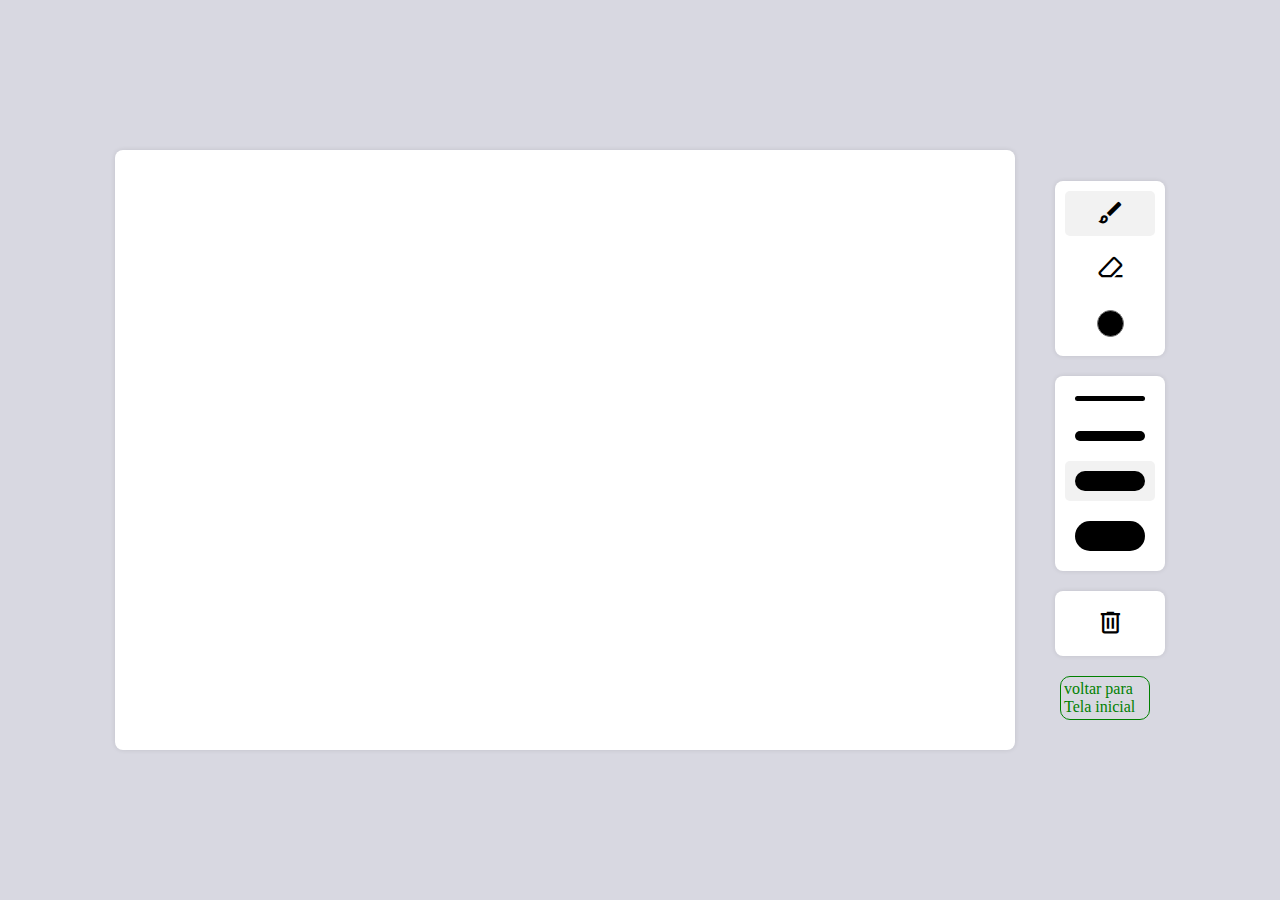
<file: paint/index.html>
<!DOCTYPE html>
<html lang="en">
<head>
    <meta charset="UTF-8">
    <meta name="viewport" content="width=device-width, initial-scale=1.0">

    <link rel="stylesheet" href="https://fonts.googleapis.com/css2?family=Material+Symbols+Outlined:opsz,wght,FILL,GRAD@48,400,1,0" />

    <link rel="stylesheet" href="./style.css">

    <title>Paint</title>
</head>
<body>
   

    <section class="container">

        <canvas width="900" height="600"></canvas>

        <div>
            <section class="tool-box">
                <button class="button__tool active" data-action="brush">
                    <span class="material-symbols-outlined">brush</span>
                </button>

                <button class="button__tool" data-action="rubber">
                    <span class="material-symbols-outlined">ink_eraser</span>
                </button>

                <button class="button__tool">
                    <input type="color" class="input__color">
                </button>
            </section>

            <section class="tool-box">
                <button class="button__size" data-size=5>
                    <span class="stroke"></span>
                </button>

                <button class="button__size" data-size=10>
                    <span class="stroke"></span>
                </button>

                <button class="button__size active" data-size=20>
                    <span class="stroke"></span>
                </button>

                <button class="button__size" data-size=30>
                    <span class="stroke"></span>
                </button>
            </section>
            
            <section class="tool-box">
                <button class="button__tool button__clear">
                    <span class="material-symbols-outlined">delete</span>
                </button>
                
            </section>
            <a href="/friv_dos_bests/tela_principal.php" class="botao_voltar">voltar para Tela inicial</a>
        </div>

    </section>
    <script src="./script.js"></script>
</body>
</html>
</file>
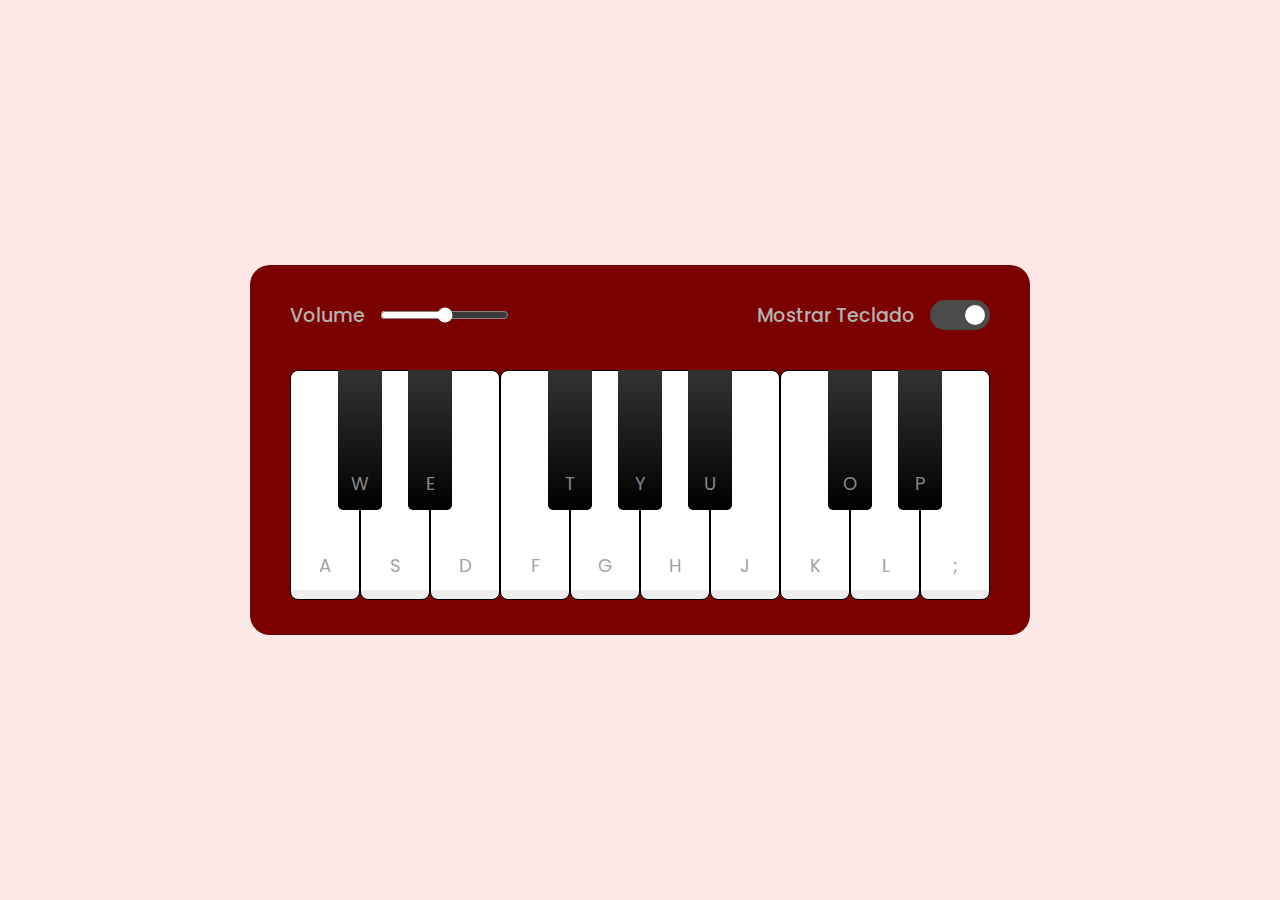
<file: piano_online/index.html>
<!DOCTYPE html>
<html lang="pt-BR" dir="ltr">
  <head>
    <meta charset="utf-8">
    <title>Piano On-line</title>
    <link rel="stylesheet" href="style.css">
    <meta name="viewport" content="width=device-width, initial-scale=1.0">
    <script src="script.js" defer></script>
  </head>
  <body>
  
    <div class="wrapper">
      <header>
        <div class="column volume-slider">
          <span>Volume</span><input type="range" min="0" max="1" value="0.5" step="any">
        </div>
        <div class="column keys-checkbox">
          <span>Mostrar Teclado</span><input type="checkbox" checked>
        </div>
      </header>
      <ul class="piano-keys">
        <li class="key white" data-key="a"><span>a</span></li>
        <li class="key black" data-key="w"><span>w</span></li>
        <li class="key white" data-key="s"><span>s</span></li>
        <li class="key black" data-key="e"><span>e</span></li>
        <li class="key white" data-key="d"><span>d</span></li>
        <li class="key white" data-key="f"><span>f</span></li>
        <li class="key black" data-key="t"><span>t</span></li>
        <li class="key white" data-key="g"><span>g</span></li>
        <li class="key black" data-key="y"><span>y</span></li>
        <li class="key white" data-key="h"><span>h</span></li>
        <li class="key black" data-key="u"><span>u</span></li>
        <li class="key white" data-key="j"><span>j</span></li>
        <li class="key white" data-key="k"><span>k</span></li>
        <li class="key black" data-key="o"><span>o</span></li>
        <li class="key white" data-key="l"><span>l</span></li>
        <li class="key black" data-key="p"><span>p</span></li>
        <li class="key white" data-key=";"><span>;</span></li>
      </ul>
    </div>

  </body>
</html>
</file>
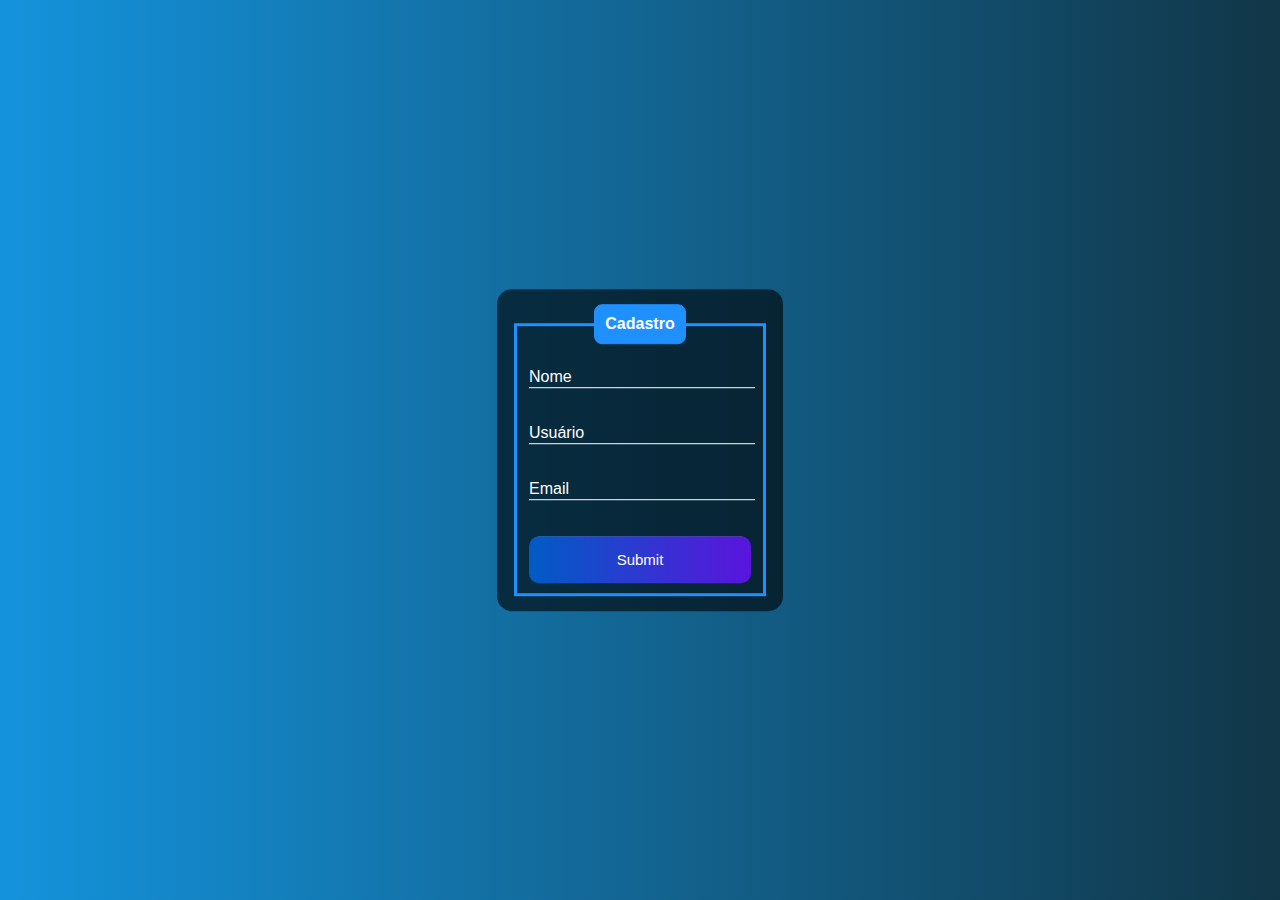
<file: cadastro.html>
<!DOCTYPE html>
<html lang="en">
<head>
    <meta charset="UTF-8">
    <meta http-equiv="X-UA-Compatible" content="IE=edge">
    <meta name="viewport" content="width=device-width, initial-scale=1.0">
    <title>Cadastro</title>
    <style>
        body{
            font-family: Arial, Helvetica, sans-serif;
            background-image: linear-gradient(to right, rgb(20, 147, 220), rgb(17, 54, 71));
        }
        .box{
            color: white;
            position: absolute;
            top: 50%;
            left: 50%;
            transform: translate(-50%,-50%);
            background-color: rgba(0, 0, 0, 0.6);
            padding: 15px;
            border-radius: 15px;
            width: 20%;
        }
        fieldset{
            border: 3px solid dodgerblue;
        }
        legend{
            border: 1px solid dodgerblue;
            padding: 10px;
            text-align: center;
            background-color: dodgerblue;
            border-radius: 8px;
        }
        .inputBox{
            position: relative;
        }
        .inputUser{
            background: none;
            border: none;
            border-bottom: 1px solid white;
            outline: none;
            color: white;
            font-size: 15px;
            width: 100%;
            letter-spacing: 2px;
        }
        .labelInput{
            position: absolute;
            top: 0px;
            left: 0px;
            pointer-events: none;
            transition: .5s;
        }
        .inputUser:focus ~ .labelInput,
        .inputUser:valid ~ .labelInput{
            top: -20px;
            font-size: 12px;
            color: dodgerblue;
        }
        
        #submit{
            background-image: linear-gradient(to right,rgb(0, 92, 197), rgb(90, 20, 220));
            width: 100%;
            border: none;
            padding: 15px;
            color: white;
            font-size: 15px;
            cursor: pointer;
            border-radius: 10px;
        }
        #submit:hover{
            background-image: linear-gradient(to right,rgb(0, 80, 172), rgb(80, 19, 195));
        }
    </style>
</head>
<body>
    <div class="box">
        <form action="">
            <fieldset>
                <legend><b>Cadastro</b></legend>
                <br>
                <div class="inputBox">
                    <input type="text" name="nome" id="nome" class="inputUser" required>
                    <label for="nome" class="labelInput">Nome</label>
                </div>
                <br><br>
                <div class="inputBox">
                    <input type="text" name="usuario" id="usuario" class="inputUser" required>
                    <label for="usuario" class="labelInput">Usuário</label>
                </div>
                <br><br>
                <div class="inputBox">
                    <input type="text" name="email" id="email" class="inputUser" required>
                    <label for="email" class="labelInput">Email</label>
                </div>
                <br><br>
                <input type="submit" name="submit" id="submit">
            </fieldset>
        </form>
    </div>
</body>
</html>
</file>
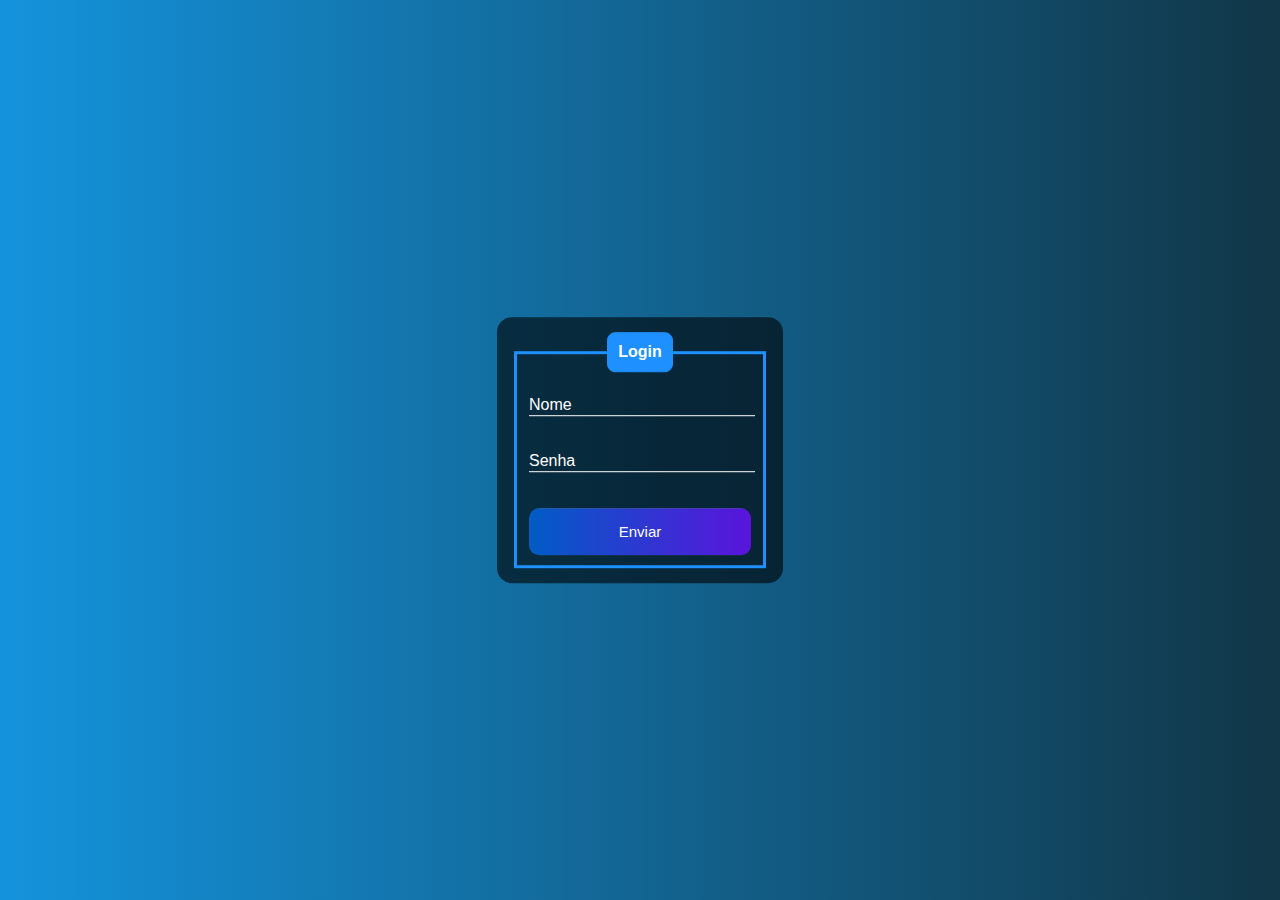
<file: login.html>
<!DOCTYPE html>
<html lang="en">
<head>
    <meta charset="UTF-8">
    <meta http-equiv="X-UA-Compatible" content="IE=edge">
    <meta name="viewport" content="width=device-width, initial-scale=1.0">
    <title>Tela de login</title>
    <style>
        body{
            font-family: Arial, Helvetica, sans-serif;
            background-image: linear-gradient(to right, rgb(20, 147, 220), rgb(17, 54, 71));
        }
        .box{
            color: white;
            position: absolute;
            top: 50%;
            left: 50%;
            transform: translate(-50%,-50%);
            background-color: rgba(0, 0, 0, 0.6);
            padding: 15px;
            border-radius: 15px;
            width: 20%;
        }
        fieldset{
            border: 3px solid dodgerblue;
        }
        legend{
            border: 1px solid dodgerblue;
            padding: 10px;
            text-align: center;
            background-color: dodgerblue;
            border-radius: 8px;
        }
        .inputBox{
            position: relative;
        }

        .inputUser{
            background: none;
            border: none;
            border-bottom: 1px solid white;
            outline: none;
            color: white;
            font-size: 15px;
            width: 100%;
            letter-spacing: 2px;
        }

        .labelInput{
            position: absolute;
            top: 0px;
            left: 0px;
            pointer-events: none;
            transition: .5s;
        }
        .inputUser:focus ~ .labelInput,
        .inputUser:valid ~ .labelInput{
            top: -20px;
            font-size: 12px;
            color: dodgerblue;
        }

        button{
            background-image: linear-gradient(to right,rgb(0, 92, 197), rgb(90, 20, 220));
            width: 100%;
            border: none;
            padding: 15px;
            color: white;
            font-size: 15px;
            cursor: pointer;
            border-radius: 10px;
            
        }
        button:hover{
            background-image: linear-gradient(to right,rgb(0, 80, 172), rgb(80, 19, 195));
        }
    </style>
</head>
<body>
    <div class="box">
        <form action="">
            <fieldset>
                <legend><b>Login</b></legend>
                <br>
                <div class="inputBox">
                    <input type="text" name="nome" class="inputUser" required>
                    <label for="nome" class="labelInput">Nome</label>
                </div>
        <br><br>
        <div class="inputBox">
            <input type="password" name="senha" class="inputUser" required>
            <label for="senha" class="labelInput">Senha</label>
        </div>
        <br><br>
        <button>Enviar</button>  
    </div>  
</fieldset>
</body>
</html>
</file>
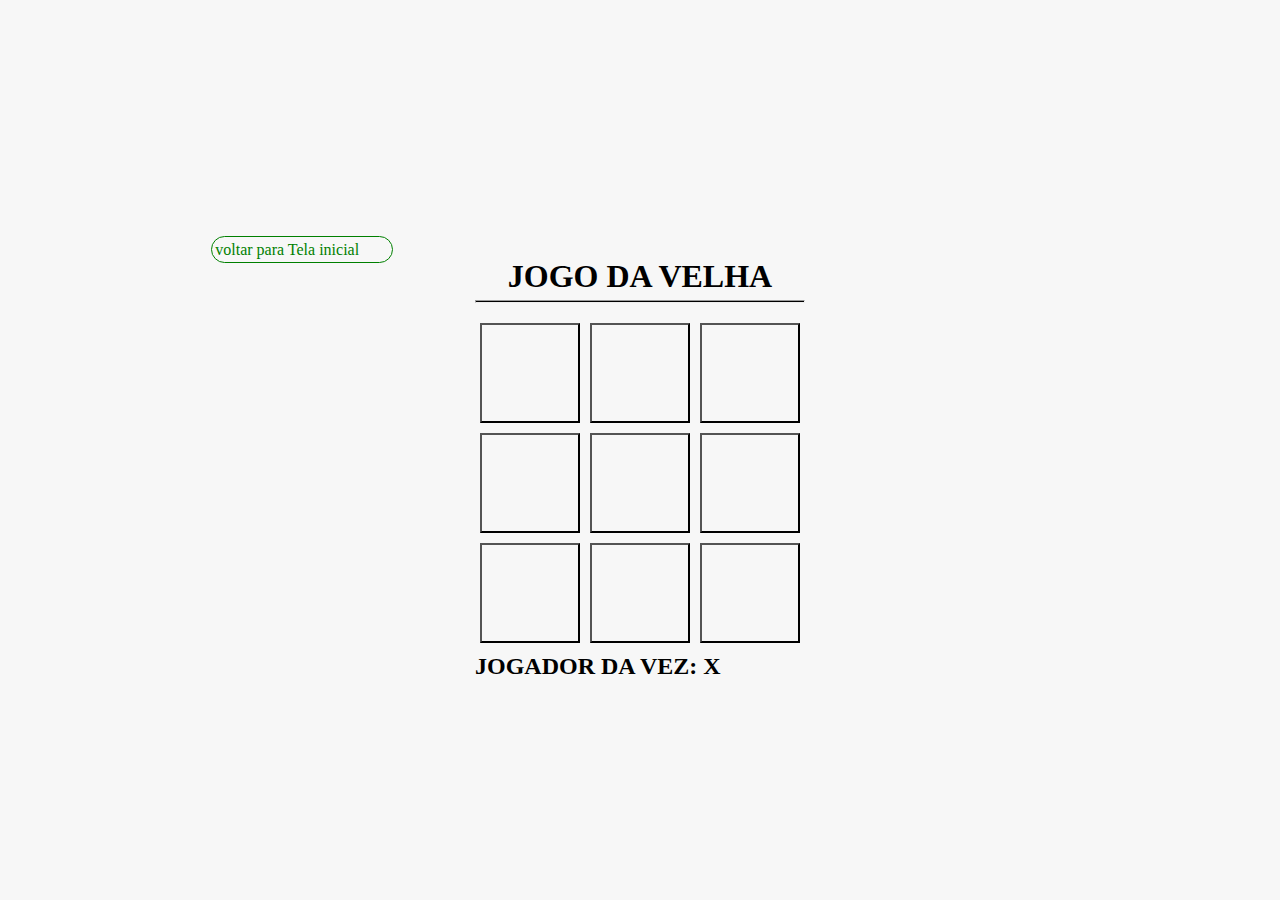
<file: jogoda_velha/old.html>
<!DOCTYPE html>
<html lang="en">
<head>
  <meta charset="UTF-8">
  <meta http-equiv="X-UA-Compatible" content="IE=edge">
  <meta name="viewport" content="width=device-width, initial-scale=1.0">
  <title>Document</title>
  <link rel="stylesheet" href="old.css">
</head>
<body>
 
  <main>
    <a href="/friv_dos_bests/tela_principal.php" class="botao_voltar">voltar para Tela inicial</a>
    <h1>JOGO DA VELHA</h1>
    <hr />
    <div class="game">
      <button data-i="1"></button>
      <button data-i="2"></button>
      <button data-i="3"></button>
      <button data-i="4"></button>
      <button data-i="5"></button>
      <button data-i="6"></button>
      <button data-i="7"></button>
      <button data-i="8"></button>
      <button data-i="9"></button>
    </div>
    <h2 class="currentPlayer"></h2>
  </main>
  <script src="old.js"></script>
</body>
</html>
</file>
<file: paint/style.css>
* {
    margin: 0;
    padding: 0;
    box-sizing: border-box;
}

body {
    background-color: #d8d8e1;
}

canvas {
    background-color: white;
    border-radius: 8px;
    box-shadow: 0 0 5px rgba(0, 0, 0, 0.1);
}

.container {
    width: 100%;
    min-height: 100vh;
    display: flex;
    align-items: center;
    justify-content: center;
}

.tool-box {
    width: 110px;
    background-color: #fff;
    border-radius: 8px;
    box-shadow: 0 0 5px rgba(0, 0, 0, 0.1);
    margin-left: 40px;
    padding: 10px;
    display: flex;
    flex-direction: column;
    gap: 10px;
    margin-bottom: 20px;
}

.button__tool,
.button__size {
    height: 45px;
    border: none;
    border-radius: 5px;
    cursor: pointer;
    display: flex;
    align-items: center;
    justify-content: center;
    background: none;
}

.button__tool > span {
    font-size: 1.8rem;
}

.button__tool:hover,
.button__size:hover {
    background-color: #f2f2f2;
}

.input__color {
    width: 45px;
    height: 45px;
    border: none;
    background: none;
    cursor: pointer;
    padding: 5px 7px;
}

.input__color::-webkit-color-swatch {
    border-radius: 100px;
}

.button__size {
    padding: 10px;
    height: auto;
}

.button__size > span {
    width: 100%;
    background-color: #000;
    border-radius: 100px;
    display: block;
}

.button__size[data-size="5"] > span {
    height: 5px;
}

.button__size[data-size="10"] > span {
    height: 10px;
}

.button__size[data-size="20"] > span {
    height: 20px;
}

.button__size[data-size="30"] > span {
    height: 30px;
}

.active {
    background-color: #f2f2f2;
}
.botao_voltar{
    text-decoration: none;
    padding: 2%;
    border: 1px solid green;
    color: green;
    display: flex;
    justify-content: left;
    border-radius: 10px;
    margin-left: 30%;
    margin-top: 5%;
    width: 60%;
}
.botao_voltar:hover{
    background: green;
    color: white;
}
</file>
<file: piano_online/style.css>
@import url('https://fonts.googleapis.com/css2?family=Poppins:wght@400;500;600&display=swap');
* {
  margin: 0;
  padding: 0;
  box-sizing: border-box;
  font-family: 'Poppins', sans-serif;
}
body {
  display: flex;
  align-items: center;
  justify-content: center;
  min-height: 100vh;
  background: #ffe8e8;
}
.wrapper {
  padding: 35px 40px;
  border-radius: 20px;
  background: #7b0000;
}
.wrapper header {
  display: flex;
  color: #B2B2B2;
  align-items: center;
  justify-content: space-between;
}
header h2 {
  font-size: 1.6rem;
}
header .column {
  display: flex;
  align-items: center;
}
header span {
  font-weight: 500;
  margin-right: 15px;
  font-size: 1.19rem;
}
header input {
  outline: none;
  border-radius: 30px;
}
.volume-slider input {
  accent-color: #fff;
}
.keys-checkbox input {
  height: 30px;
  width: 60px;
  cursor: pointer;
  appearance: none;
  position: relative;
  background: #4B4B4B
}
.keys-checkbox input::before {
  content: "";
  position: absolute;
  top: 50%;
  left: 5px;
  width: 20px;
  height: 20px;
  border-radius: 50%;
  background: #000;
  transform: translateY(-50%);
  transition: all 0.3s ease;
}
.keys-checkbox input:checked::before {
  left: 35px;
  background: #fff;
}
.piano-keys {
  display: flex;
  list-style: none;
  margin-top: 40px;
}
.piano-keys .key {
  cursor: pointer;
  user-select: none;
  position: relative;
  text-transform: uppercase;
}
.piano-keys .black {
  z-index: 2;
  width: 44px;
  height: 140px;
  margin: 0 -22px 0 -22px;
  border-radius: 0 0 5px 5px;
  background: linear-gradient(#333, #000);
}
.piano-keys .black.active {
  box-shadow: inset -5px -10px 10px rgba(255,255,255,0.1);
  background:linear-gradient(to bottom, #000, #434343);
}
.piano-keys .white {
  height: 230px;
  width: 70px;
  border-radius: 8px;
  border: 1px solid #000;
  background: linear-gradient(#fff 96%, #eee 4%);
}
.piano-keys .white.active {
  box-shadow: inset -5px 5px 20px rgba(0,0,0,0.2);
  background:linear-gradient(to bottom, #fff 0%, #eee 100%);
}
.piano-keys .key span {
  position: absolute;
  bottom: 20px;
  width: 100%;
  color: #A2A2A2;
  font-size: 1.13rem;
  text-align: center;
}
.piano-keys .key.hide span {
  display: none;
}
.piano-keys .black span {
  bottom: 13px;
  color: #888888;
}
.botao_voltar{
  text-decoration: none;
  padding: 1%;
  border: 1px solid green;
  color: green;
  display: flex;
  justify-content: left;
  border-radius: 20px;
  margin-left: -80%;
  margin-top: 5%;
  margin-bottom: -3%;
}
.botao_voltar:hover{
  background: green;
  color: white;
}

@media screen and (max-width: 815px) {
  .wrapper {
    padding: 25px;
  }
  header {
    flex-direction: column;
  }
  header :where(h2, .column) {
    margin-bottom: 13px;
  }
  .volume-slider input {
    max-width: 100px;
  }
  .piano-keys {
    margin-top: 20px;
  }
  .piano-keys .key:where(:nth-child(9), :nth-child(10)) {
    display: none;
  }
  .piano-keys .black {
    height: 100px;
    width: 40px;
    margin: 0 -20px 0 -20px;
  }
  .piano-keys .white {
    height: 180px;
    width: 60px;
  }
}

@media screen and (max-width: 615px) {
  .piano-keys .key:nth-child(13),
  .piano-keys .key:nth-child(14),
  .piano-keys .key:nth-child(15),
  .piano-keys .key:nth-child(16),
  .piano-keys .key :nth-child(17) {
    display: none;
  }
  .piano-keys .white {
    width: 50px;
  }
}
</file>
<file: jogoda_velha/old.css>
* {
    margin: 0;
    padding: 0;
    box-sizing: border-box;
    font-family: cursive;
  }
  
  body {
    height: 100vh;
    display: flex;
    align-items: center;
    justify-content: center;
    background: #f7f7f7;
  }
  
  main {
    display: flex;
    flex-direction: column;
    gap: 5px;
  }
  
  h1 {
    text-align: center;
  }
  
  hr {
    font-weight: bold;
    height: 3px;
    background: black;
    margin-bottom: 10px;
  }
  
  .game {
    display: grid;
    grid-template-columns: 1fr 1fr 1fr;
  }
  
  .game button {
    width: 100px;
    height: 100px;
    margin: 5px;
    cursor: pointer;
    font-size: 50px;
    background: #f7f7f7;
  }

  .botao_voltar{
    text-decoration: none;
    padding: 1%;
    border: 1px solid green;
    color: green;
    display: flex;
    justify-content: left;
    border-radius: 20px;
    margin-left: -80%;
    margin-top: 5%;
    margin-bottom: -3%;
    width: 55%;
    text-align: center;
}
.botao_voltar:hover{
    background: green;
    color: white;
}
</file>
